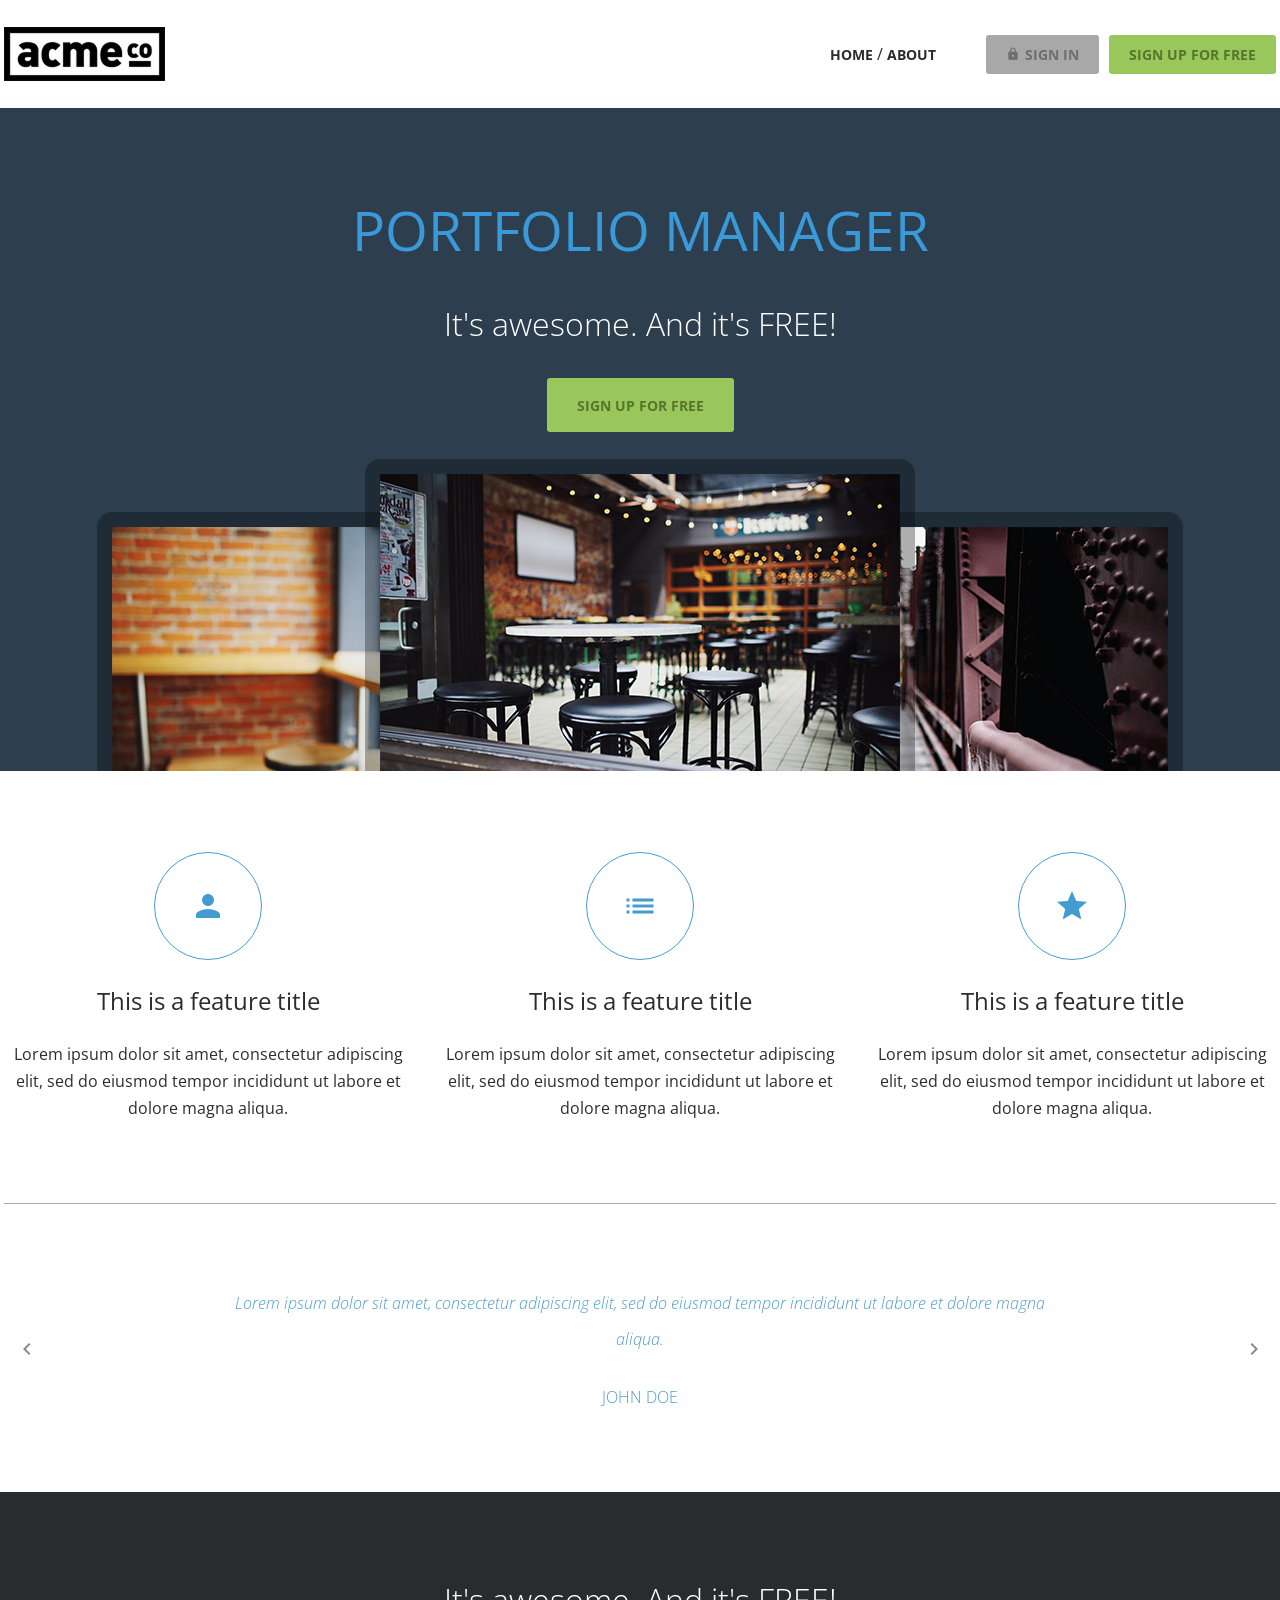
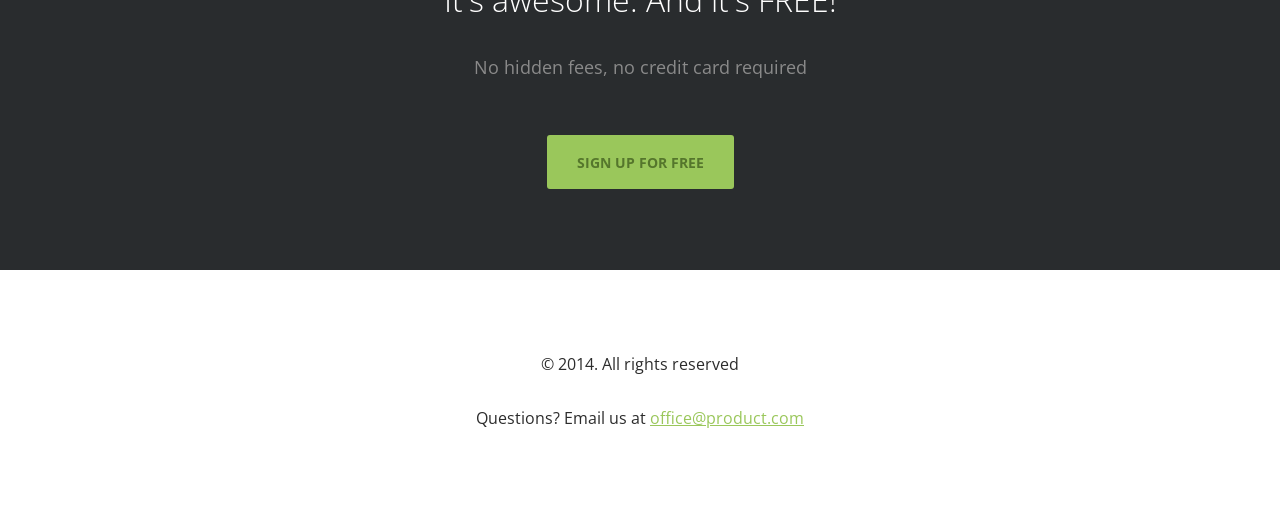
<file: index.html>
<!doctype html>
<html lang="en">
  <head>
    <meta charset="UTF-8" />
    <meta name="viewport" content="width=device-width, initial-scale=1.0" />
    <title>ACME</title>
    <link rel="preconnect" href="https://fonts.googleapis.com" />
    <link rel="preconnect" href="https://fonts.gstatic.com" crossorigin />
    <link
      href="https://fonts.googleapis.com/css2?family=Open+Sans:ital,wght@0,300..800;1,300..800&display=swap"
      rel="stylesheet"
    />
    <link href="https://fonts.googleapis.com/icon?family=Material+Icons" rel="stylesheet" />
    <link rel="stylesheet" href="css/common.css" />
    <link rel="stylesheet" href="css/index.css" />
  </head>

  <body>
    <header>
      <div class="container d-flex justify-content-between align-items-center">
        <h1 class="logo">
          <a href="index.html">
            <img src="images/logo.png" alt="acme logo" />
            <span class="hidden">ACME</span>
          </a>
        </h1>
        <nav>
          <ul class="d-flex align-items-center">
            <li>
              <a href="index.html" class="text-nav">home</a>
              /
              <a href="about.html" class="text-nav">about</a>
            </li>
            <li>
              <a href="signin.html" class="btn btn-secondary">
                <span class="material-icons">lock</span>
                sign in
              </a>
            </li>
            <li>
              <a href="signup.html" class="btn btn-primary"> sign up for free </a>
            </li>
          </ul>
        </nav>
      </div>
    </header>
    <main>
      <section class="hero inner-top-pd">
        <div class="container d-flex flex-column align-items-center g-1">
          <h2 class="text-heading-xl">portfolio manager</h2>
          <h3 class="text-body-l">It's awesome. And it's FREE!</h3>
          <a href="signup.html" class="btn btn-primary big">sign up for free</a>
          <img src="images/hero_image.png" alt="" />
        </div>
      </section>
      <section class="features container inner-pd">
        <h2 class="hidden">Features</h2>
        <ul class="d-flex justify-content-between">
          <li>
            <div class="icon">
              <span class="material-icons">person</span>
            </div>
            <h3 class="text-heading-s">This is a feature title</h3>
            <p class="text-body-m">
              Lorem ipsum dolor sit amet, consectetur adipiscing elit, sed do eiusmod tempor
              incididunt ut labore et dolore magna aliqua.
            </p>
          </li>
          <li>
            <div class="icon">
              <span class="material-icons">list</span>
            </div>
            <h3 class="text-heading-s">This is a feature title</h3>
            <p class="text-body-m">
              Lorem ipsum dolor sit amet, consectetur adipiscing elit, sed do eiusmod tempor
              incididunt ut labore et dolore magna aliqua.
            </p>
          </li>
          <li>
            <div class="icon">
              <span class="material-icons">star</span>
            </div>
            <h3 class="text-heading-s">This is a feature title</h3>
            <p class="text-body-m">
              Lorem ipsum dolor sit amet, consectetur adipiscing elit, sed do eiusmod tempor
              incididunt ut labore et dolore magna aliqua.
            </p>
          </li>
        </ul>
      </section>
      <hr class="container" />
      <section class="testimonial slidewrapper container inner-pd">
        <h2 class="hidden">Testimonial</h2>
        <ul class="slidecontainer">
          <li>
            <blockquote>
              <p>
                Lorem ipsum dolor sit amet, consectetur adipiscing elit, sed do eiusmod tempor
                incididunt ut labore et dolore magna aliqua.
              </p>
            </blockquote>
            <small>john doe</small>
          </li>
          <li>
            <blockquote>
              <p>
                Lorem ipsum dolor sit amet, consectetur adipiscing elit, sed do eiusmod tempor
                incididunt ut labore et dolore magna aliqua.
              </p>
            </blockquote>
            <small>mary jane</small>
          </li>
          <li>
            <blockquote>
              <p>
                Lorem ipsum dolor sit amet, consectetur adipiscing elit, sed do eiusmod tempor
                incididunt ut labore et dolore magna aliqua.
              </p>
            </blockquote>
            <small>thomas cat</small>
          </li>
        </ul>
        <button type="button" class="button prev">
          <span class="material-icons">chevron_left</span>
        </button>
        <button type="button" class="button next">
          <span class="material-icons">chevron_right</span>
        </button>
      </section>
      <section class="cta inner-pd d-flex flex-column align-items-center g-2">
        <div class="content d-flex flex-column g-1">
          <h3 class="text-body-l">It's awesome. And it's FREE!</h3>
          <p class="text-body-m-plus">No hidden fees, no credit card required</p>
        </div>
        <a href="signup.html" class="btn btn-primary big">sign up for free</a>
      </section>
    </main>
    <footer class="inner-pd d-flex flex-column align-items-center g-1">
      <p>&copy; 2014. All rights reserved</p>
      <p>Questions? Email us at <a href="#" class="text-link">office@product.com</a></p>
    </footer>
  </body>
</html>
</file>
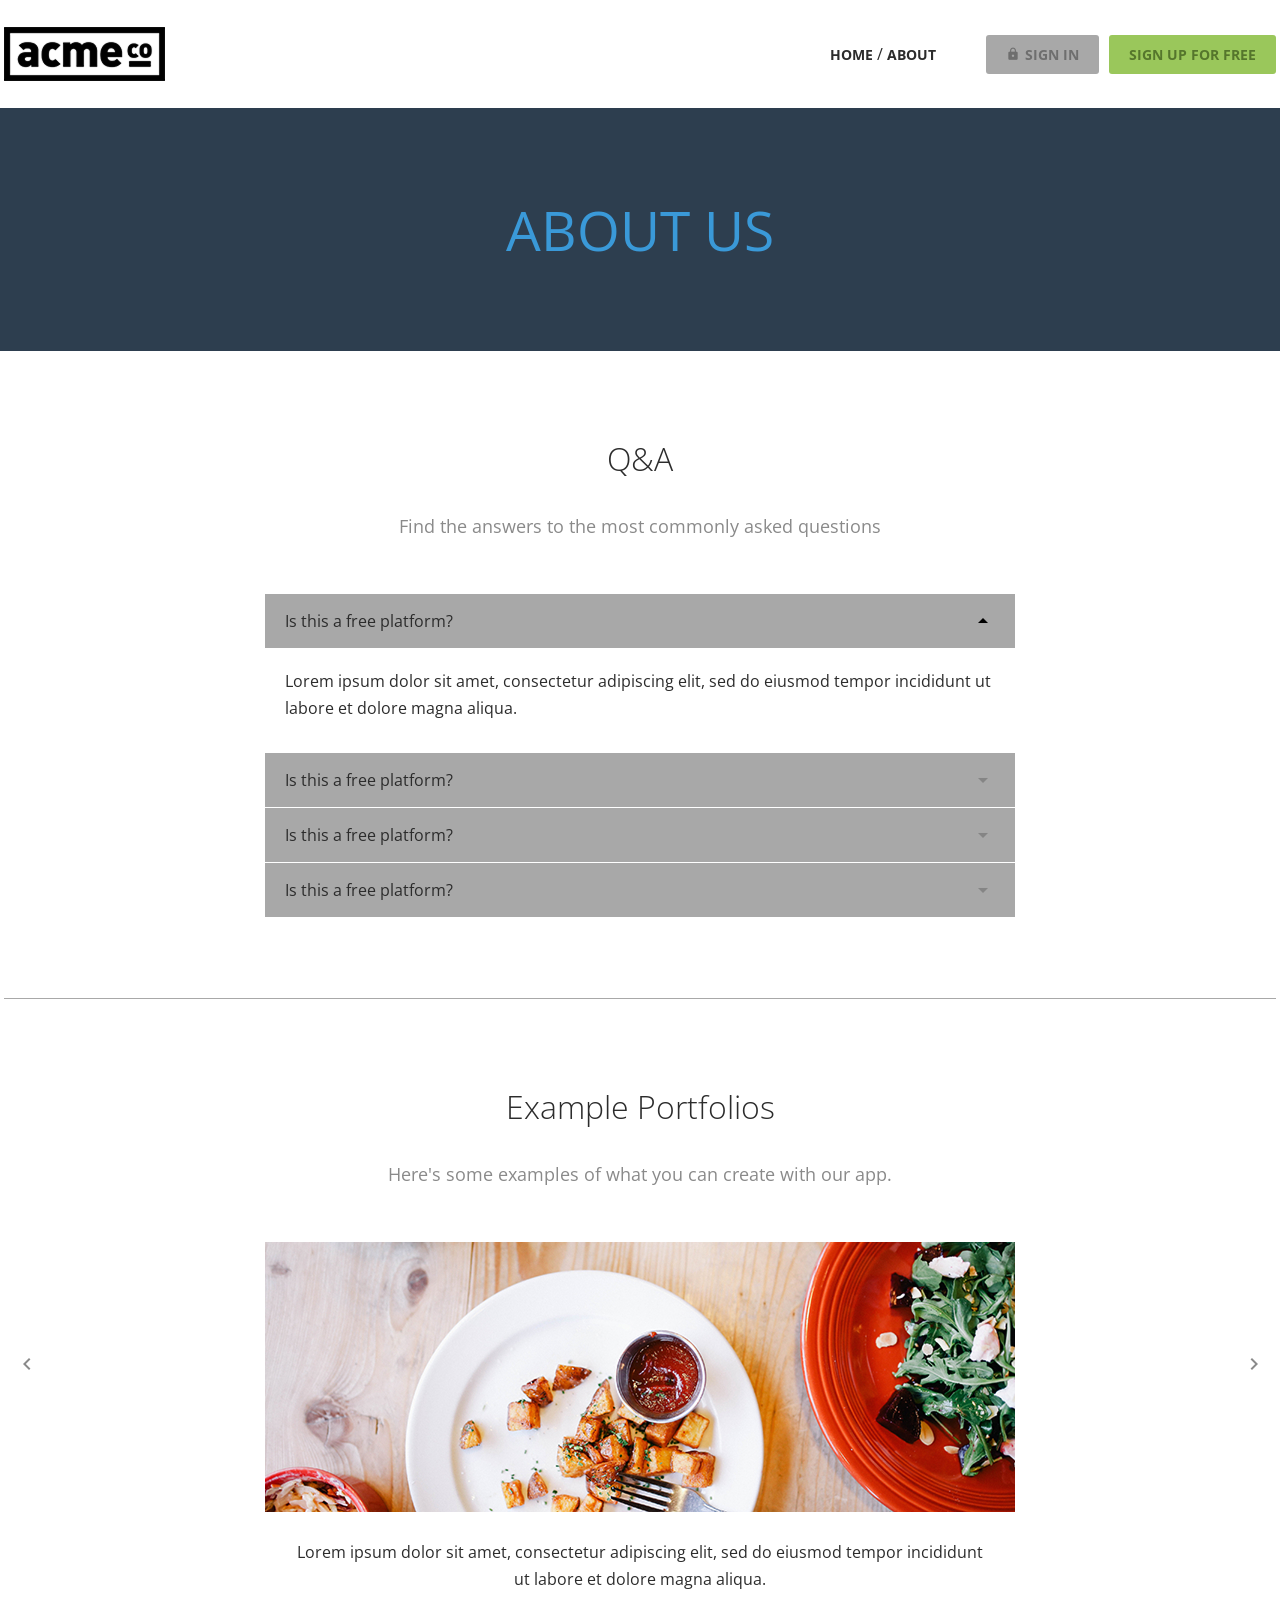
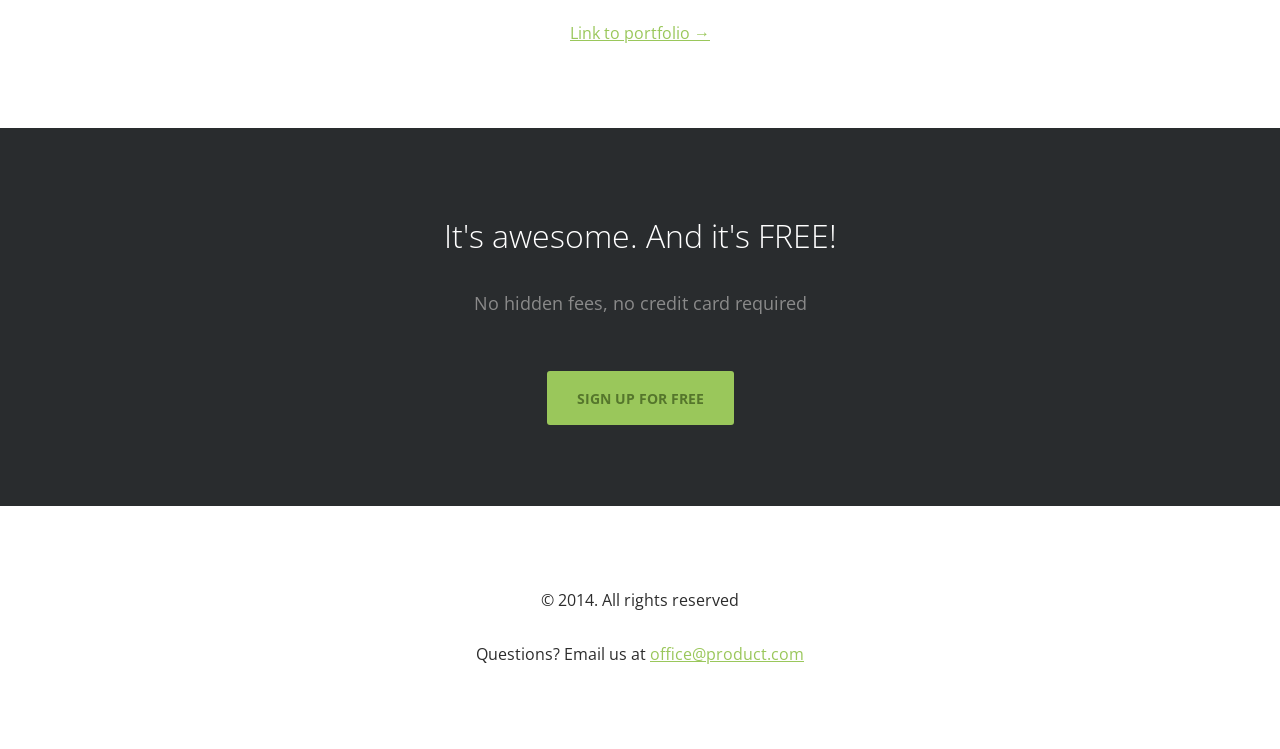
<file: about.html>
<!doctype html>
<html lang="en">
  <head>
    <meta charset="UTF-8" />
    <meta name="viewport" content="width=device-width, initial-scale=1.0" />
    <title>About - ACME</title>
    <link rel="preconnect" href="https://fonts.googleapis.com" />
    <link rel="preconnect" href="https://fonts.gstatic.com" crossorigin />
    <link
      href="https://fonts.googleapis.com/css2?family=Open+Sans:ital,wght@0,300..800;1,300..800&display=swap"
      rel="stylesheet"
    />
    <link href="https://fonts.googleapis.com/icon?family=Material+Icons" rel="stylesheet" />
    <link rel="stylesheet" href="css/common.css" />
    <link rel="stylesheet" href="css/about.css" />
  </head>

  <body>
    <header>
      <div class="container d-flex justify-content-between align-items-center">
        <h1 class="logo">
          <a href="index.html">
            <img src="images/logo.png" alt="acme logo" />
            <span class="hidden">ACME</span>
          </a>
        </h1>
        <nav>
          <ul class="d-flex align-items-center">
            <li>
              <a href="index.html" class="text-nav">home</a>
              /
              <a href="about.html" class="text-nav">about</a>
            </li>
            <li>
              <a href="signin.html" class="btn btn-secondary">
                <span class="material-icons">lock</span>
                sign in
              </a>
            </li>
            <li>
              <a href="signup.html" class="btn btn-primary"> sign up for free </a>
            </li>
          </ul>
        </nav>
      </div>
    </header>
    <main>
      <section class="hero inner-pd">
        <div class="container">
          <h2 class="text-heading-xl text-center">about us</h2>
        </div>
      </section>
      <section class="qna container inner-pd">
        <div class="header d-flex flex-column g-1">
          <h3 class="text-body-l">Q&amp;A</h3>
          <p class="text-body-m-plus">Find the answers to the most commonly asked questions</p>
        </div>
        <ul class="qnalist d-flex flex-column">
          <li class="active">
            <h4 class="question">
              Is this a free platform?
              <span class="material-icons">arrow_drop_down</span>
            </h4>
            <div class="answer">
              Lorem ipsum dolor sit amet, consectetur adipiscing elit, sed do eiusmod tempor
              incididunt ut labore et dolore magna aliqua.
            </div>
          </li>
          <li>
            <h4 class="question">
              Is this a free platform?
              <span class="material-icons">arrow_drop_down</span>
            </h4>
            <div class="answer">
              Lorem ipsum dolor sit amet, consectetur adipiscing elit, sed do eiusmod tempor
              incididunt ut labore et dolore magna aliqua.
            </div>
          </li>
          <li>
            <h4 class="question">
              Is this a free platform?
              <span class="material-icons">arrow_drop_down</span>
            </h4>
            <div class="answer">
              Lorem ipsum dolor sit amet, consectetur adipiscing elit, sed do eiusmod tempor
              incididunt ut labore et dolore magna aliqua.
            </div>
          </li>
          <li>
            <h4 class="question">
              Is this a free platform?
              <span class="material-icons">arrow_drop_down</span>
            </h4>
            <div class="answer">
              Lorem ipsum dolor sit amet, consectetur adipiscing elit, sed do eiusmod tempor
              incididunt ut labore et dolore magna aliqua.
            </div>
          </li>
        </ul>
      </section>
      <hr class="container" />
      <section class="portfolio slidewrapper container inner-pd">
        <div class="header d-flex flex-column g-1">
          <h3 class="text-body-l">Example Portfolios</h3>
          <p class="text-body-m-plus">Here's some examples of what you can create with our app.</p>
        </div>
        <ul class="slidecontainer">
          <li>
            <img src="images/portfolio_01.jpg" alt="portfolio_01" />
            <p>
              Lorem ipsum dolor sit amet, consectetur adipiscing elit, sed do eiusmod tempor
              incididunt ut labore et dolore magna aliqua.
            </p>
            <a href="#" class="text-link">Link to portfolio &rarr;</a>
          </li>
          <li>
            <img src="images/portfolio_01.jpg" alt="portfolio_01" />
            <p>
              Lorem ipsum dolor sit amet, consectetur adipiscing elit, sed do eiusmod tempor
              incididunt ut labore et dolore magna aliqua.
            </p>
            <a href="#" class="text-link">Link to portfolio &rarr;</a>
          </li>
          <li>
            <img src="images/portfolio_01.jpg" alt="portfolio_01" />
            <p>
              Lorem ipsum dolor sit amet, consectetur adipiscing elit, sed do eiusmod tempor
              incididunt ut labore et dolore magna aliqua.
            </p>
            <a href="#" class="text-link">Link to portfolio &rarr;</a>
          </li>
        </ul>
        <button type="button" class="button prev">
          <span class="material-icons">chevron_left</span>
        </button>
        <button type="button" class="button next">
          <span class="material-icons">chevron_right</span>
        </button>
      </section>
      <section class="cta inner-pd d-flex flex-column align-items-center g-2">
        <div class="content d-flex flex-column g-1">
          <h3 class="text-body-l">It's awesome. And it's FREE!</h3>
          <p class="text-body-m-plus">No hidden fees, no credit card required</p>
        </div>
        <a href="signup.html" class="btn btn-primary big">sign up for free</a>
      </section>
    </main>
    <footer class="inner-pd d-flex flex-column align-items-center g-1">
      <p>&copy; 2014. All rights reserved</p>
      <p>Questions? Email us at <a href="#" class="text-link">office@product.com</a></p>
    </footer>
  </body>
</html>
</file>
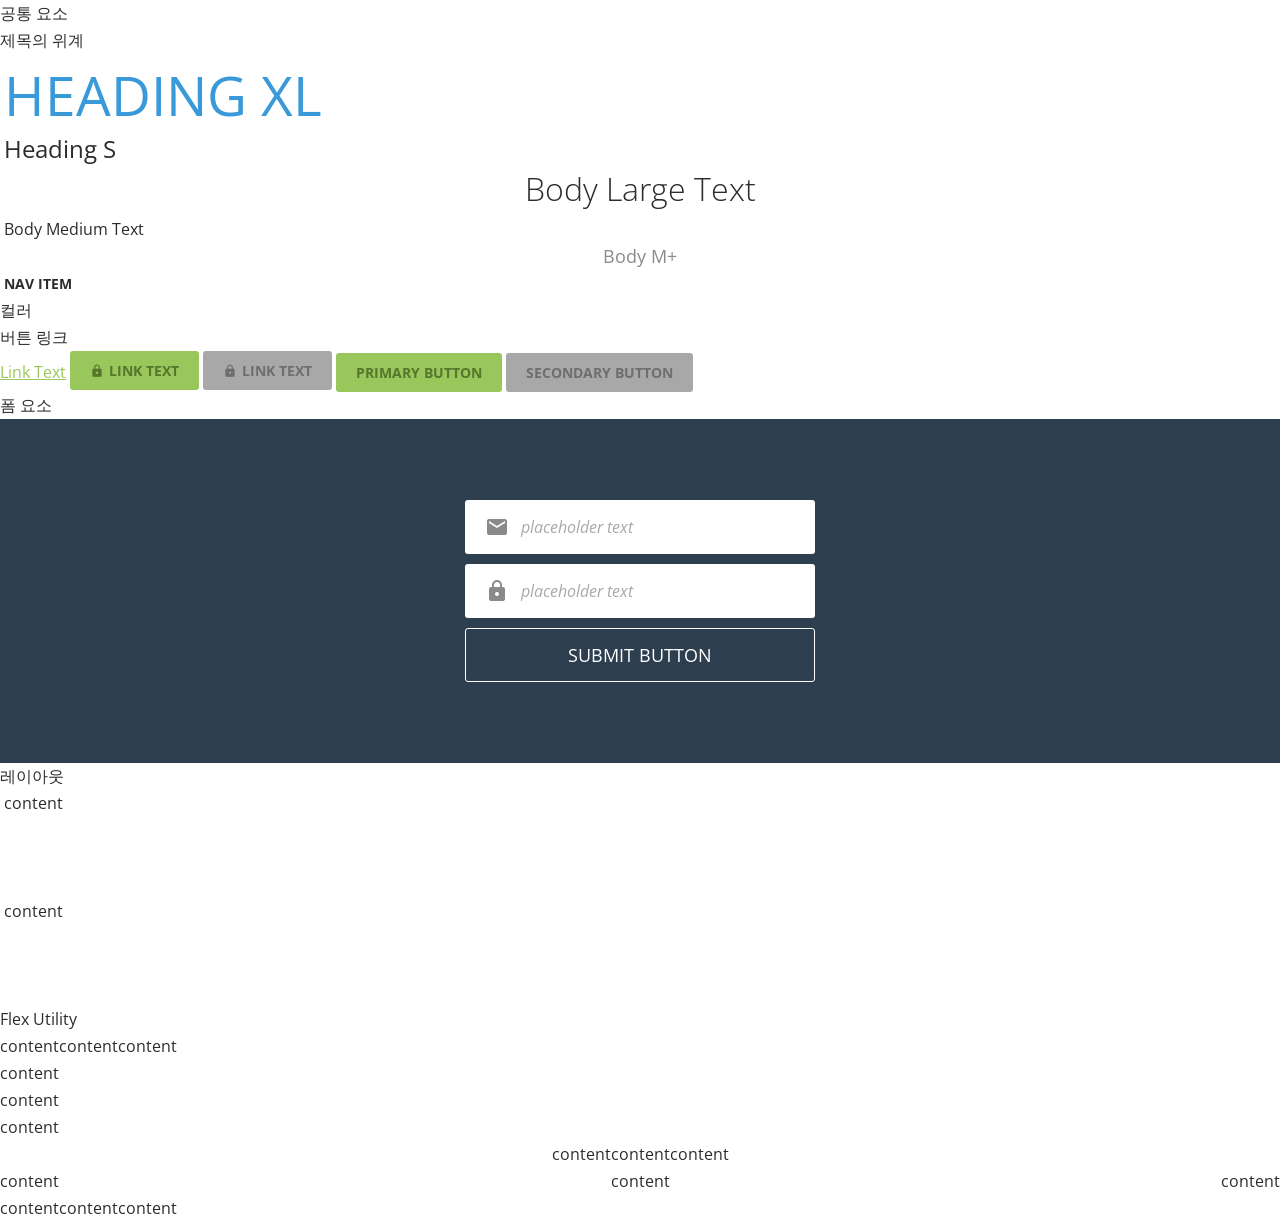
<file: common.html>
<!doctype html>
<html lang="en">
  <head>
    <meta charset="UTF-8" />
    <meta name="viewport" content="width=device-width, initial-scale=1.0" />
    <title>ACME</title>
    <link rel="preconnect" href="https://fonts.googleapis.com" />
    <link rel="preconnect" href="https://fonts.gstatic.com" crossorigin />
    <link
      href="https://fonts.googleapis.com/css2?family=Open+Sans:ital,wght@0,300..800;1,300..800&display=swap"
      rel="stylesheet"
    />
    <link href="https://fonts.googleapis.com/icon?family=Material+Icons" rel="stylesheet" />
    <link rel="stylesheet" href="css/common.css" />
  </head>

  <body>
    <h1>공통 요소</h1>
    <h2>제목의 위계</h2>
    <div class="container">
      <!-- Typography System -->
      <!-- Heading -->
      <h1 class="text-heading-xl">Heading XL</h1>
      <h2 class="text-heading-s">Heading S</h2>

      <!-- Body -->
      <p class="text-body-l">Body Large Text</p>
      <p class="text-body-m">Body Medium Text</p>
      <p class="text-body-m-plus">Body M+</p>

      <!-- Navigation -->
      <nav>
        <ul>
          <li><a href="#" class="text-nav">Nav Item</a></li>
        </ul>
      </nav>
    </div>

    <h2>컬러</h2>

    <h2>버튼 링크</h2>
    <!-- Link -->
    <a href="#" class="text-link">Link Text</a>
    <a href="#" class="btn btn-primary"><span class="material-icons">lock</span>link text</a>
    <a href="#" class="btn btn-secondary"><span class="material-icons">lock</span>link text</a>

    <!-- Button -->
    <button class="btn btn-primary">primary button</button>
    <button class="btn btn-secondary">secondary button</button>

    <h2>폼 요소</h2>
    <div class="hero">
      <form action="">
        <div class="field">
          <label for="useremail">
            <span class="material-icons">mail</span>
          </label>
          <input type="text" id="useremail" placeholder="placeholder text" />
        </div>
        <div class="field">
          <label for="userpw">
            <span class="material-icons">lock</span>
          </label>
          <input type="text" id="userpw" placeholder="placeholder text" />
        </div>
        <button type="submit">submit button</button>
      </form>
    </div>

    <h2>레이아웃</h2>
    <div class="container">content</div>
    <div class="container inner-pd">content</div>

    <h3>Flex Utility</h3>
    <div class="d-flex">
      <div>content</div>
      <div>content</div>
      <div>content</div>
    </div>
    <div class="d-flex flex-column">
      <div>content</div>
      <div>content</div>
      <div>content</div>
    </div>
    <div class="d-flex justify-content-center">
      <div>content</div>
      <div>content</div>
      <div>content</div>
    </div>
    <div class="d-flex justify-content-between">
      <div>content</div>
      <div>content</div>
      <div>content</div>
    </div>
    <div class="d-flex align-items-center">
      <div>content</div>
      <div>content</div>
      <div>content</div>
    </div>
  </body>
</html>
</file>
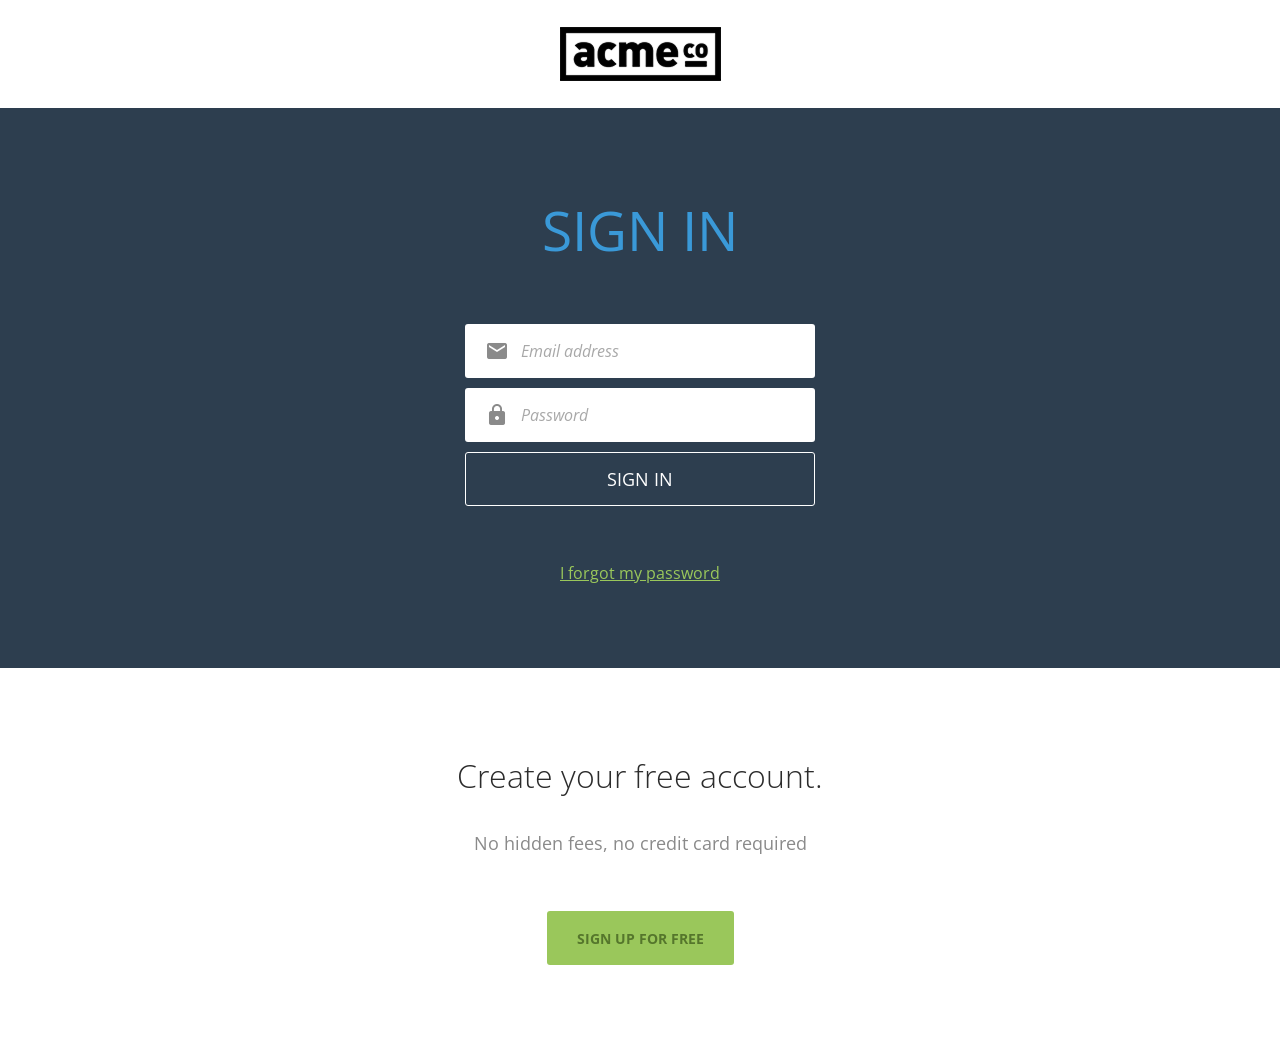
<file: signin.html>
<!doctype html>
<html lang="en">
  <head>
    <meta charset="UTF-8" />
    <meta name="viewport" content="width=device-width, initial-scale=1.0" />
    <title>Sign In - ACME</title>
    <link rel="preconnect" href="https://fonts.googleapis.com" />
    <link rel="preconnect" href="https://fonts.gstatic.com" crossorigin />
    <link
      href="https://fonts.googleapis.com/css2?family=Open+Sans:ital,wght@0,300..800;1,300..800&display=swap"
      rel="stylesheet"
    />
    <link href="https://fonts.googleapis.com/icon?family=Material+Icons" rel="stylesheet" />
    <link rel="stylesheet" href="css/common.css" />
    <link rel="stylesheet" href="css/sign.css" />
  </head>

  <body>
    <header>
      <div class="container d-flex justify-content-center align-items-center">
        <h1 class="logo">
          <a href="index.html">
            <img src="images/logo.png" alt="acme logo" />
            <span class="hidden">ACME</span>
          </a>
        </h1>
      </div>
    </header>
    <main>
      <section class="hero inner-pd">
        <div class="container d-flex flex-column align-items-center g-1">
          <h2 class="text-heading-xl">sign in</h2>
        </div>
        <form action="">
          <div class="field">
            <label for="useremail">
              <span class="material-icons">email</span>
            </label>
            <input type="email" id="useremail" placeholder="Email address" />
          </div>
          <div class="field">
            <label for="userpw">
              <span class="material-icons">lock</span>
            </label>
            <input type="password" id="userpw" placeholder="Password" />
          </div>
          <button type="submit">sign in</button>
        </form>
        <a href="#" class="text-link">I forgot my password</a>
      </section>
    </main>
    <footer class="inner-pd d-flex flex-column align-items-center g-2">
      <div class="content d-flex flex-column g-1">
        <h3 class="text-body-l">Create your free account.</h3>
        <p class="text-body-m-plus">No hidden fees, no credit card required</p>
      </div>
      <a href="signup.html" class="btn btn-primary big">sign up for free</a>
    </footer>
  </body>
</html>
</file>
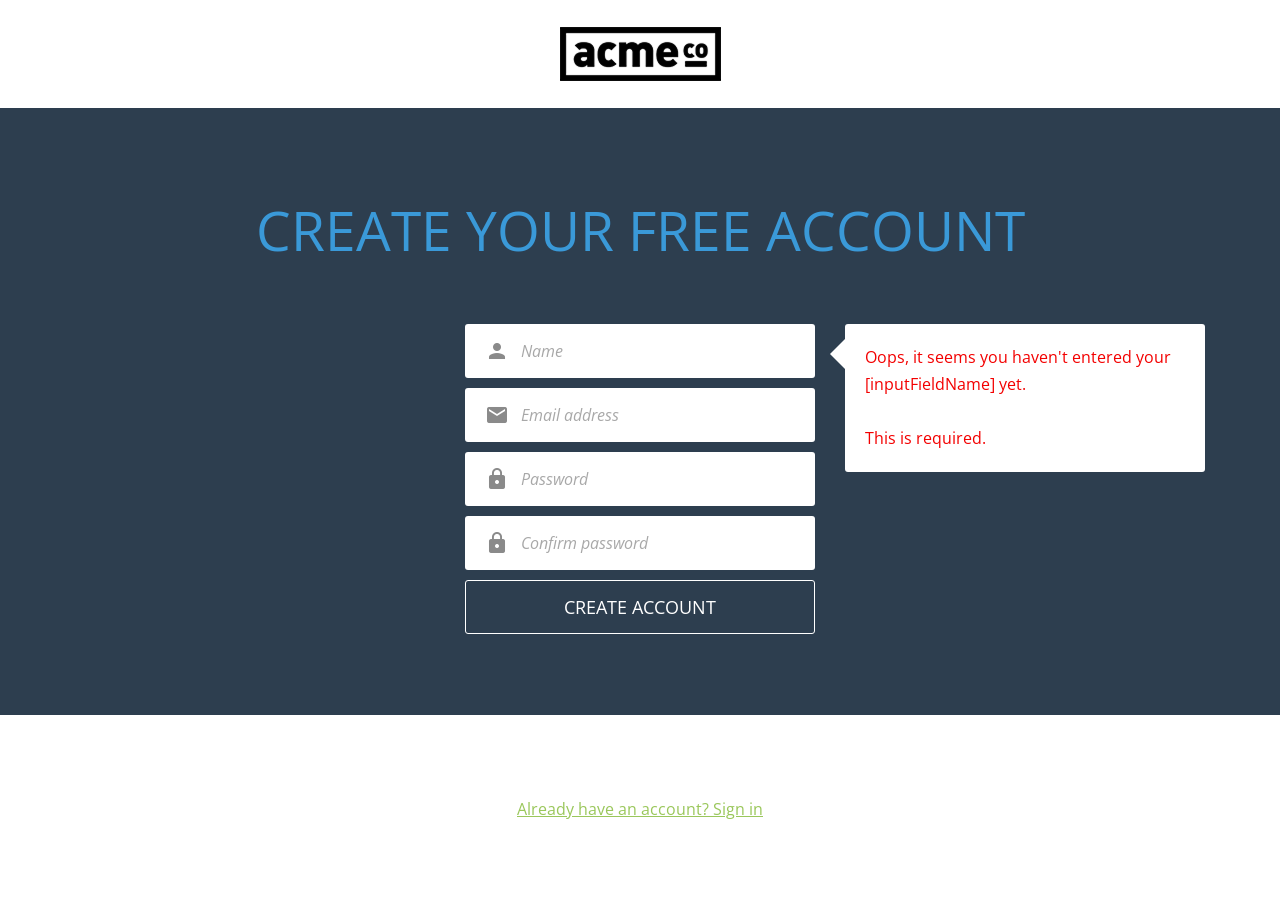
<file: signup.html>
<!doctype html>
<html lang="en">
  <head>
    <meta charset="UTF-8" />
    <meta name="viewport" content="width=device-width, initial-scale=1.0" />
    <title>Sign Up - ACME</title>
    <link rel="preconnect" href="https://fonts.googleapis.com" />
    <link rel="preconnect" href="https://fonts.gstatic.com" crossorigin />
    <link
      href="https://fonts.googleapis.com/css2?family=Open+Sans:ital,wght@0,300..800;1,300..800&display=swap"
      rel="stylesheet"
    />
    <link href="https://fonts.googleapis.com/icon?family=Material+Icons" rel="stylesheet" />
    <link rel="stylesheet" href="css/common.css" />
    <link rel="stylesheet" href="css/sign.css" />
  </head>

  <body>
    <header>
      <div class="container d-flex justify-content-center align-items-center">
        <h1 class="logo">
          <a href="index.html">
            <img src="images/logo.png" alt="acme logo" />
            <span class="hidden">ACME</span>
          </a>
        </h1>
      </div>
    </header>
    <main>
      <section class="hero inner-pd">
        <div class="container d-flex flex-column align-items-center g-1">
          <h2 class="text-heading-xl">create your free account</h2>
        </div>
        <form action="">
          <div class="field">
            <label for="username">
              <span class="material-icons">person</span>
            </label>
            <input type="text" id="username" placeholder="Name" />
          </div>
          <div class="field">
            <label for="useremail">
              <span class="material-icons">email</span>
            </label>
            <input type="email" id="useremail" placeholder="Email address" />
          </div>
          <div class="field">
            <label for="userpw">
              <span class="material-icons">lock</span>
            </label>
            <input type="password" id="userpw" placeholder="Password" />
          </div>
          <div class="field">
            <label for="userpwcf">
              <span class="material-icons">lock</span>
            </label>
            <input type="password" id="userpwcf" placeholder="Confirm password" />
          </div>
          <button type="submit">create account</button>
          <div class="feedback">
            <p>Oops, it seems you haven't entered your &#91;inputFieldName&#93; yet.</p>
            <p>This is required.</p>
          </div>
        </form>
      </section>
    </main>
    <footer class="inner-pd text-center">
      <a href="signin.html" class="text-link">Already have an account? Sign in</a>
    </footer>
    <!-- <div class="box box1"></div> -->
    <!-- <div class="box box2"></div> -->
    <!-- <div class="box box3"></div> -->
  </body>
</html>
</file>
<file: css/index.css>
.hero h3 {
  color: var(--white);
}

.features ul {
  gap: 24px;
  text-align: center;
}
.features ul li {
  display: flex;
  flex-direction: column;
  gap: var(--base-unit);
  align-items: center;
}
.features .icon {
  display: flex;
  justify-content: center;
  align-items: center;

  width: calc(var(--base-unit) * 4);
  height: calc(var(--base-unit) * 4);
  border: 1px solid var(--medium--blue);
  border-radius: 50%;
  box-sizing: border-box;

  color: var(--medium--blue);
}
.features .icon span {
  font-size: 36px;
}

.testimonial li {
  font-weight: 300;
  color: var(--light--blue);
  text-align: center;
}
.testimonial blockquote {
  width: 840px;

  font-style: italic;
  font-size: var(--base-font-size) * 1.5;
  line-height: 36px;
}
.testimonial small {
  text-transform: uppercase;
}
</file>
<file: css/about.css>
.qnalist {
  width: 750px;
  margin: 0 auto;
  gap: 1px;
}
.qnalist .question {
  height: calc(var(--base-unit) * 2);
  padding: 0 20px;
  background: var(--super--light--gray);

  display: flex;
  justify-content: space-between;
  align-items: center;
}
.qnalist .question span {
  color: #000;
  /* 속성을 따로 선언해야 javascript에서 편해진다 */
  opacity: 0.2;
}
.qnalist .answer {
  /* active height: auto; */
  height: 0;
  /* active padding: 20px 20px 30px; */
  padding: 0 20px;

  display: flex;
  flex-direction: column;
  gap: var(--base-unit);

  overflow: hidden;
  transition: 0.35s;
}
.qnalist li.active .question span {
  opacity: 1;
  transform: rotate(180deg);
}
.qnalist li.active .answer {
  height: auto;
  padding: 20px 20px 30px;
}
</file>
<file: css/sign.css>
.hero form {
  position: relative;
}
.feedback {
  width: 320px;
  padding: 20px;
  border-radius: 3px;
  background: var(--white);
  color: #f30000;

  position: absolute;
  top: 0;
  left: calc(100% + 30px);

  display: flex;
  flex-direction: column;
  gap: var(--base-unit);
}

.feedback::after {
  content: "";
  width: 0px;
  height: 0px;
  border-width: 15px 15px;
  border-color: transparent var(--white) transparent transparent;
  border-style: solid;

  position: absolute;
  top: 15px;
  right: 100%;
}

/* .feedback::before {
  content: "";

  width: 15px;
  height: 15px;
  background: linear-gradient(135deg, #00000000 50%, #ffffffff 50%);

  position: absolute;
  top: 15px;
  right: 100%;
}
.feedback::after {
  content: "";

  width: 15px;
  height: 15px;
  background: linear-gradient(45deg, #00000000 50%, #ffffffff 50%);

  position: absolute;
  top: 30px;
  right: 100%;
} */

.box {
  width: 0px;
  height: 0px;
  border-width: 5px 10px;
  border-style: solid;
  margin: 1rem auto;
}
.box1 {
  /* border: 10px solid red; */
  border-color: red;
}
.box2 {
  border-color: red blue;
}
.box3 {
  border-color: transparent red transparent transparent;
}
</file>
<file: css/common.css>
@import url(normalize.css);
@import url(reset.css);
@import url(flex-utility.css);

:root {
  /* Layout */
  --base-unit: 27px;
  --base-font-size: 16px;

  /* Color styles */
  --white: rgba(255, 255, 255, 1);
  --super--light--gray: rgba(168, 168, 168, 1);
  --light--gray: rgba(138, 138, 138, 1);
  --medium--gray: rgba(110, 110, 110, 1);
  --black: rgba(44, 44, 44, 1);
  --primary: rgba(154, 199, 91, 1);
  --secondary: rgba(85, 118, 44, 1);
  --hero: rgba(45, 62, 79, 1);
  --hero--title: rgba(58, 153, 216, 1);
  --medium--blue: rgba(67, 156, 207, 1);
  --light--blue: rgba(72, 157, 205, 1);
  --c-t-a: rgba(41, 44, 46, 1);
  --placeholder: rgba(168, 168, 168, 1);

  /* Text-size styles */
  --nav--item: calc(var(--base-font-size) * 0.875);
  --link: var(--base-font-size);
  --heading--x-l: calc(var(--base-font-size) * 3.4375);
  --heading--s: calc(var(--base-font-size) * 1.5);
  --body--l: calc(var(--base-font-size) * 2);
  --body--m: var(--base-font-size);
  --body--m-plus: calc(var(--base-font-size) * 1.125);
  --button---secondary: calc(var(--base-font-size) * 0.875);
  --button---primary: calc(var(--base-font-size) * 0.875);
}

/* 폰트 위계 */
body {
  /* font-family: "Open Sans", sans-serif;
  font-size: var(--base-font-size);
  line-height: var(--base-unit); */
  font:
    var(--base-font-size) / var(--base-unit) "Open Sans",
    sans-serif;

  color: var(--black);
}

.text-heading-xl {
  font-size: var(--heading--x-l);
  line-height: calc(var(--base-unit) * 3);
  color: var(--hero--title);
  text-transform: uppercase;
  letter-spacing: 2%;
}
.text-heading-s {
  font-size: var(--heading--s);
  line-height: var(--base-unit);
}
.text-body-l {
  font-size: var(--body--l);
  line-height: calc(var(--base-unit) * 2);
  font-weight: 300;
  text-align: center;
}
.text-body-m-plus {
  font-size: var(--body--m-plus);
  line-height: var(--base-unit);
  text-align: center;
  color: var(--light--gray);
}
.text-body-m {
  font-size: var(--body--m);
  line-height: var(--base-unit);
}
.text-nav {
  font-size: var(--nav--item);
  font-weight: bold;
  text-transform: uppercase;
  /* line-height: calc(var(--base-unit) * 1); */
  /* (Auto line-height) */
}
.text-link {
  font-size: var(--link);
  /* line-height: calc(var(--base-unit) * 1); */
  /* (Auto line-height) */
  color: var(--primary);
  text-decoration: underline;
}

/* 링크 버튼 */
.btn {
  /* width: hug; */
  height: 39px;
  background: var(--super--light--gray);
  border-radius: 3px;
  padding: 0 20px;

  color: var(--medium--gray);
  font-size: 14px;
  font-weight: bold;
  text-transform: uppercase;

  display: inline-flex;
  align-items: center;
  gap: 5px;
}
.btn .material-icons {
  font-size: 14px;
}
.btn-primary {
  background: var(--primary);
  color: var(--secondary);
}
.btn.big {
  height: calc(var(--base-unit) * 2);
  padding: 0 30px;
}

/* 폼 요소 */
.hero {
  background: var(--hero);
  padding: calc(var(--base-unit) * 3) 0;

  display: flex;
  flex-direction: column;
  align-items: center;
  gap: calc(var(--base-unit) * 2);
}
form {
  width: 350px;
  display: flex;
  flex-direction: column;
  gap: 10px;
}
form .field {
  height: calc(var(--base-unit) * 2);
  background: var(--white);
  border-radius: 3px;
  padding: 0 20px;

  display: flex;
  align-items: center;
  gap: 10px;

  color: var(--light--gray);
  transition: 0.35s;
}
form .field label {
  display: flex;
}
form .field input {
  color: var(--black);
  width: 100%;
  outline: none;
}
form .field:focus-within {
  box-shadow: inset 0 0 5px rgba(72, 0, 255, 0.7);
}
form .field input::placeholder {
  font-style: italic;
  color: var(--super--light--gray);
}
form button {
  height: calc(var(--base-unit) * 2);
  border: 1px solid var(--white);
  border-radius: 3px;
  box-sizing: border-box;

  display: flex;
  justify-content: center;
  align-items: center;

  color: var(--white);
  font-size: calc(var(--base-font-size) * 1.125);
  text-transform: uppercase;
}

/* 레이아웃 */
.container {
  width: 1272px;
  margin: 0 auto;
}
.inner-pd {
  padding: calc(var(--base-unit) * 3) 0;
}
.inner-top-pd {
  padding: calc(var(--base-unit) * 3) 0 0;
}
.hidden {
  position: absolute;
  clip-path: inset(50%);
  /* inset: 100%; */
  display: block;
  width: 1px;
  height: 1px;
  overflow: hidden;
  text-indent: -65536px;
}
hr {
  border: none;
  /* border-top: 1px solid var(--super--light--gray); */
  height: 1px;
  background: var(--super--light--gray);
}
section .header {
  margin-bottom: calc(var(--base-unit) * 2);
}

/* 헤더 */
body > header {
  background: var(--white);
  padding: var(--base-unit) 0;
  box-shadow: 0 4px 5px rgba(0, 0, 0, 0.1);
}
header nav ul {
  gap: 10px;
}
header nav ul li:first-child {
  margin-right: 40px;
}

/* 슬라이드 */
.slidewrapper {
  position: relative;
  overflow: hidden;
}
.slidewrapper .button {
  position: absolute;
  top: 50%;
  transform: translateY(-50%);

  width: 45px;
  height: 45px;

  display: flex;
  justify-content: center;
  align-items: center;

  color: var(--light--gray);
  cursor: pointer;
}
.slidewrapper .prev {
  left: 0;
}
.slidewrapper .next {
  right: 0;
}

.slidecontainer {
  /* js로 부모 너비와 슬라이드 개수를 파악해 너비 계산 지정 예쩡 */
  width: 300%;

  display: flex;

  transition: 0.3s ease-out;
}
.slidecontainer li {
  width: 100%;
  display: flex;
  flex-direction: column;
  align-items: center;
  gap: var(--base-unit);
}
.slidecontainer li > p {
  width: 700px;
  text-align: center;
}

/* CTA */
.cta {
  background: var(--c-t-a);
}
.cta h3 {
  color: var(--white);
}
</file>
